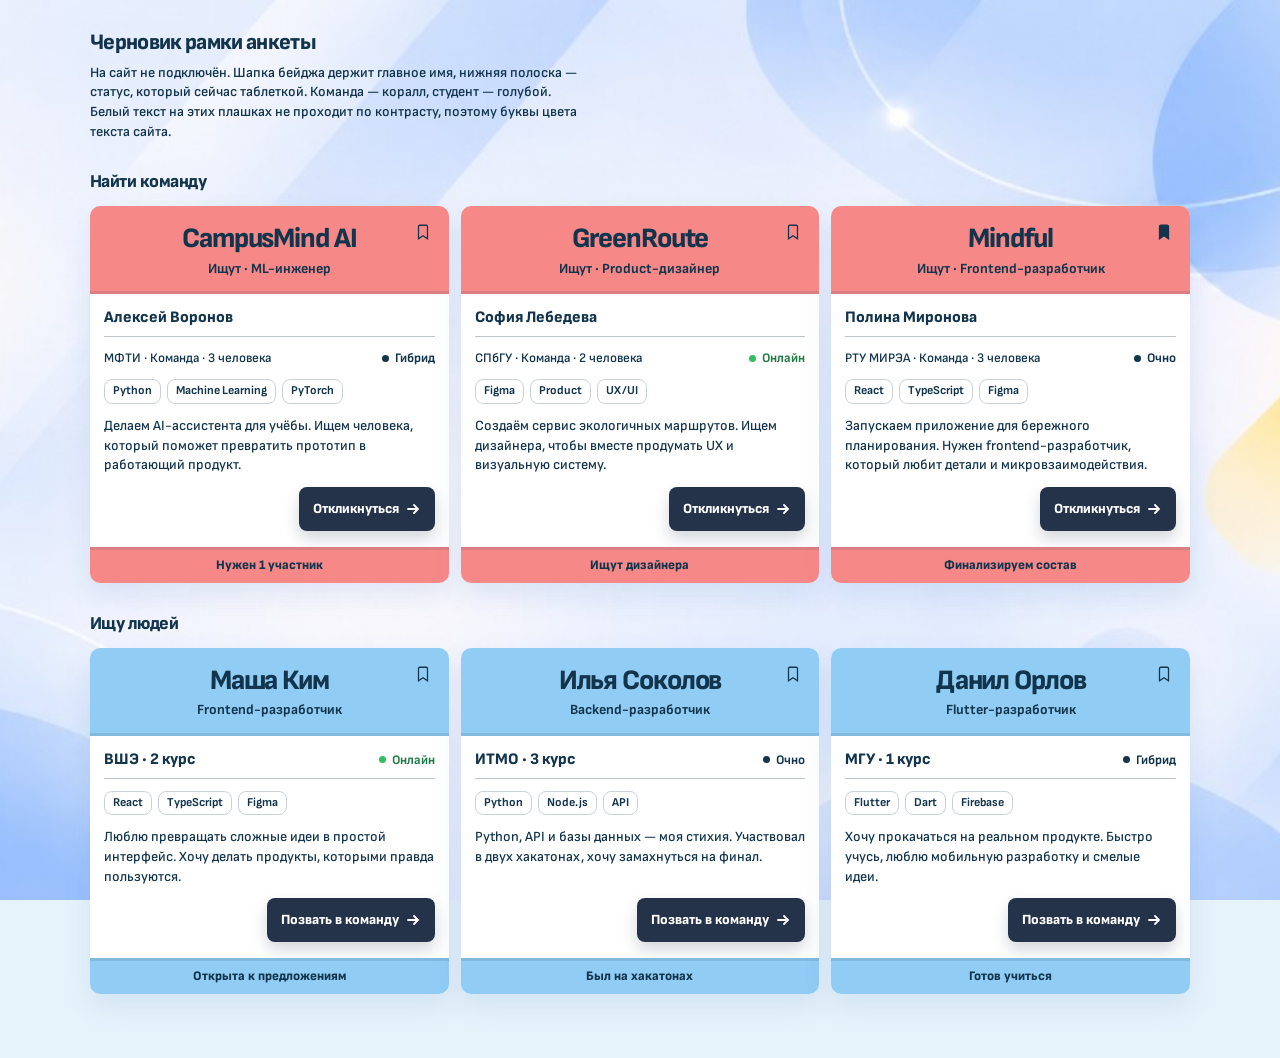
<file: frontend/sketches/badge-cards.html>
<!DOCTYPE html>
<html lang="ru">
<head>
  <meta charset="UTF-8" />
  <meta name="viewport" content="width=device-width, initial-scale=1" />
  <title>Черновик: анкета-бейдж</title>
  <link rel="preconnect" href="https://fonts.googleapis.com" />
  <link rel="preconnect" href="https://fonts.gstatic.com" crossorigin />
  <link href="https://fonts.googleapis.com/css2?family=Sofia+Sans:wght@500;600;700;800&display=swap" rel="stylesheet" />
  <style>
    :root {
      --coral: #f78888;
      --sun: #f3d250;
      --sky: #90ccf4;
      --blue: #5da2d5;
      --ink: #12344c;
      --card: #ffffff;
    }

    * { box-sizing: border-box; }

    body {
      margin: 0;
      color: var(--ink);
      font-family: "Sofia Sans", "Segoe UI", sans-serif;
      font-size: 15px;
      line-height: 1.4;
      background: #e7f3fb url("../public/page-background.jpg") center / cover fixed;
    }

    button { font: inherit; color: inherit; cursor: pointer; }
    h1, h2, p { margin: 0; }

    :focus-visible {
      outline: 2px solid var(--blue);
      outline-offset: 2px;
    }

    .page {
      width: min(1100px, calc(100% - 32px));
      margin: 0 auto;
      padding: 28px 0 64px;
    }

    .sketch-note {
      max-width: 62ch;
      margin-bottom: 28px;
      font-size: 14px;
      font-weight: 600;
    }

    .sketch-note strong {
      display: block;
      margin-bottom: 4px;
      font-size: 22px;
      font-weight: 800;
      letter-spacing: -0.03em;
    }

    .group { margin-top: 28px; }

    .group h2 {
      margin-bottom: 12px;
      font-size: 18px;
      font-weight: 800;
      letter-spacing: -0.03em;
    }

    .grid {
      display: grid;
      grid-template-columns: repeat(3, minmax(0, 1fr));
      gap: 12px;
      align-items: stretch;
    }

    .badge {
      display: flex;
      flex-direction: column;
      min-width: 0;
      overflow: hidden;
      background: var(--card);
      border-radius: 10px;
      box-shadow: 0 12px 28px rgba(47, 111, 184, 0.12);
      transition: transform 0.15s ease, box-shadow 0.15s ease;
    }

    .badge:hover {
      transform: translateY(-3px);
      box-shadow: 0 18px 36px rgba(47, 111, 184, 0.16);
    }

    .badge.team { --band: var(--coral); }
    .badge.person { --band: var(--sky); }

    .cap {
      position: relative;
      padding: 18px 46px 16px;
      background: var(--band);
      box-shadow: inset 0 -3px 0 rgba(18, 52, 76, 0.12);
      text-align: center;
    }

    .cap h3 {
      margin: 0;
      font-size: 28px;
      font-weight: 800;
      letter-spacing: -0.04em;
      line-height: 1.05;
      text-wrap: balance;
    }

    .cap p {
      margin-top: 6px;
      font-size: 14px;
      font-weight: 700;
      line-height: 1.3;
    }

    .save {
      position: absolute;
      top: 8px;
      right: 8px;
      display: grid;
      place-items: center;
      width: 36px;
      height: 36px;
      padding: 0;
      border: 0;
      border-radius: 8px;
      background: transparent;
    }

    .save svg {
      width: 18px;
      height: 18px;
      fill: none;
      stroke: currentColor;
      stroke-width: 1.7;
    }

    .save[aria-pressed="true"] svg { fill: var(--ink); }

    .sheet {
      display: flex;
      flex-direction: column;
      gap: 12px;
      flex: 1;
      padding: 14px 14px 16px;
    }

    .lead {
      margin: 0;
      padding-bottom: 8px;
      border-bottom: 1.5px solid rgba(18, 52, 76, 0.28);
      font-size: 16px;
      font-weight: 800;
      line-height: 1.25;
    }

    .meta.lead { font-size: 16px; font-weight: 800; }
    .meta.lead .format { font-size: 13px; font-weight: 700; }

    .meta {
      display: flex;
      align-items: center;
      justify-content: space-between;
      gap: 8px;
      font-size: 13px;
      font-weight: 600;
    }

    .format {
      display: inline-flex;
      align-items: center;
      gap: 6px;
      flex: 0 0 auto;
      font-weight: 700;
    }

    .format i {
      width: 7px;
      height: 7px;
      border-radius: 50%;
      background: var(--ink);
    }

    .format.online { color: #1f7a45; }
    .format.online i { background: #2fbe62; }

    .tags { display: flex; flex-wrap: wrap; gap: 6px; }

    .tags span {
      border: 1px solid rgba(18, 52, 76, 0.22);
      border-radius: 8px;
      padding: 3px 8px;
      font-size: 12px;
      font-weight: 700;
    }

    .about {
      display: -webkit-box;
      margin: 0;
      overflow: hidden;
      font-size: 14px;
      font-weight: 500;
      line-height: 1.4;
      -webkit-line-clamp: 4;
      -webkit-box-orient: vertical;
    }

    .actions {
      display: flex;
      justify-content: flex-end;
      margin-top: auto;
    }

    .go {
      display: inline-flex;
      align-items: center;
      gap: 6px;
      min-height: 44px;
      padding: 10px 14px;
      border: 0;
      border-radius: 8px;
      background: #24324a;
      color: #fff;
      font-size: 14px;
      font-weight: 800;
      box-shadow: 0 8px 16px rgba(36, 50, 74, 0.2);
    }

    .go svg {
      width: 16px;
      height: 16px;
      fill: none;
      stroke: currentColor;
      stroke-width: 1.8;
      stroke-linecap: round;
    }

    .chin {
      padding: 9px 14px;
      background: var(--band);
      box-shadow: inset 0 3px 0 rgba(18, 52, 76, 0.12);
      font-size: 13px;
      font-weight: 800;
      text-align: center;
    }

    @media (max-width: 980px) {
      .grid { grid-template-columns: repeat(2, minmax(0, 1fr)); }
    }

    @media (max-width: 700px) {
      .page { width: min(1100px, calc(100% - 32px)); }
      .grid { grid-template-columns: 1fr; }
      .cap h3 { font-size: 26px; }
    }

    @media (prefers-reduced-motion: reduce) {
      .badge { transition: none; }
      .badge:hover { transform: none; }
    }
  </style>
</head>
<body>
  <main class="page">
    <p class="sketch-note">
      <strong>Черновик рамки анкеты</strong>
      На сайт не подключён. Шапка бейджа держит главное имя, нижняя полоска — статус, который сейчас таблеткой. Команда — коралл, студент — голубой. Белый текст на этих плашках не проходит по контрасту, поэтому буквы цвета текста сайта.
    </p>

    <section class="group" aria-labelledby="teams-label">
      <h2 id="teams-label">Найти команду</h2>
      <div class="grid">
        <article class="badge team">
          <header class="cap">
            <h3>CampusMind AI</h3>
            <p>Ищут · ML-инженер</p>
            <button class="save" type="button" aria-label="Сохранить анкету" aria-pressed="false">
              <svg viewBox="0 0 24 24" aria-hidden="true"><path d="M6 4.8A1.8 1.8 0 0 1 7.8 3h8.4A1.8 1.8 0 0 1 18 4.8V21l-6-4-6 4V4.8Z" /></svg>
            </button>
          </header>
          <div class="sheet">
            <p class="lead">Алексей Воронов</p>
            <div class="meta">
              <span>МФТИ · Команда · 3 человека</span>
              <span class="format"><i></i>Гибрид</span>
            </div>
            <div class="tags">
              <span>Python</span>
              <span>Machine Learning</span>
              <span>PyTorch</span>
            </div>
            <p class="about">Делаем AI-ассистента для учёбы. Ищем человека, который поможет превратить прототип в работающий продукт.</p>
            <div class="actions">
              <button class="go" type="button">
                Откликнуться
                <svg viewBox="0 0 16 16" aria-hidden="true"><path d="M3 8h10M9 4l4 4-4 4" /></svg>
              </button>
            </div>
          </div>
          <p class="chin">Нужен 1 участник</p>
        </article>

        <article class="badge team">
          <header class="cap">
            <h3>GreenRoute</h3>
            <p>Ищут · Product-дизайнер</p>
            <button class="save" type="button" aria-label="Сохранить анкету" aria-pressed="false">
              <svg viewBox="0 0 24 24" aria-hidden="true"><path d="M6 4.8A1.8 1.8 0 0 1 7.8 3h8.4A1.8 1.8 0 0 1 18 4.8V21l-6-4-6 4V4.8Z" /></svg>
            </button>
          </header>
          <div class="sheet">
            <p class="lead">София Лебедева</p>
            <div class="meta">
              <span>СПбГУ · Команда · 2 человека</span>
              <span class="format online"><i></i>Онлайн</span>
            </div>
            <div class="tags">
              <span>Figma</span>
              <span>Product</span>
              <span>UX/UI</span>
            </div>
            <p class="about">Создаём сервис экологичных маршрутов. Ищем дизайнера, чтобы вместе продумать UX и визуальную систему.</p>
            <div class="actions">
              <button class="go" type="button">
                Откликнуться
                <svg viewBox="0 0 16 16" aria-hidden="true"><path d="M3 8h10M9 4l4 4-4 4" /></svg>
              </button>
            </div>
          </div>
          <p class="chin">Ищут дизайнера</p>
        </article>

        <article class="badge team">
          <header class="cap">
            <h3>Mindful</h3>
            <p>Ищут · Frontend-разработчик</p>
            <button class="save" type="button" aria-label="Убрать из сохранённых" aria-pressed="true">
              <svg viewBox="0 0 24 24" aria-hidden="true"><path d="M6 4.8A1.8 1.8 0 0 1 7.8 3h8.4A1.8 1.8 0 0 1 18 4.8V21l-6-4-6 4V4.8Z" /></svg>
            </button>
          </header>
          <div class="sheet">
            <p class="lead">Полина Миронова</p>
            <div class="meta">
              <span>РТУ МИРЭА · Команда · 3 человека</span>
              <span class="format"><i></i>Очно</span>
            </div>
            <div class="tags">
              <span>React</span>
              <span>TypeScript</span>
              <span>Figma</span>
            </div>
            <p class="about">Запускаем приложение для бережного планирования. Нужен frontend-разработчик, который любит детали и микровзаимодействия.</p>
            <div class="actions">
              <button class="go" type="button">
                Откликнуться
                <svg viewBox="0 0 16 16" aria-hidden="true"><path d="M3 8h10M9 4l4 4-4 4" /></svg>
              </button>
            </div>
          </div>
          <p class="chin">Финализируем состав</p>
        </article>
      </div>
    </section>

    <section class="group" aria-labelledby="people-label">
      <h2 id="people-label">Ищу людей</h2>
      <div class="grid">
        <article class="badge person">
          <header class="cap">
            <h3>Маша Ким</h3>
            <p>Frontend-разработчик</p>
            <button class="save" type="button" aria-label="Сохранить анкету" aria-pressed="false">
              <svg viewBox="0 0 24 24" aria-hidden="true"><path d="M6 4.8A1.8 1.8 0 0 1 7.8 3h8.4A1.8 1.8 0 0 1 18 4.8V21l-6-4-6 4V4.8Z" /></svg>
            </button>
          </header>
          <div class="sheet">
            <div class="meta lead">
              <span>ВШЭ · 2 курс</span>
              <span class="format online"><i></i>Онлайн</span>
            </div>
            <div class="tags">
              <span>React</span>
              <span>TypeScript</span>
              <span>Figma</span>
            </div>
            <p class="about">Люблю превращать сложные идеи в простой интерфейс. Хочу делать продукты, которыми правда пользуются.</p>
            <div class="actions">
              <button class="go" type="button">
                Позвать в команду
                <svg viewBox="0 0 16 16" aria-hidden="true"><path d="M3 8h10M9 4l4 4-4 4" /></svg>
              </button>
            </div>
          </div>
          <p class="chin">Открыта к предложениям</p>
        </article>

        <article class="badge person">
          <header class="cap">
            <h3>Илья Соколов</h3>
            <p>Backend-разработчик</p>
            <button class="save" type="button" aria-label="Сохранить анкету" aria-pressed="false">
              <svg viewBox="0 0 24 24" aria-hidden="true"><path d="M6 4.8A1.8 1.8 0 0 1 7.8 3h8.4A1.8 1.8 0 0 1 18 4.8V21l-6-4-6 4V4.8Z" /></svg>
            </button>
          </header>
          <div class="sheet">
            <div class="meta lead">
              <span>ИТМО · 3 курс</span>
              <span class="format"><i></i>Очно</span>
            </div>
            <div class="tags">
              <span>Python</span>
              <span>Node.js</span>
              <span>API</span>
            </div>
            <p class="about">Python, API и базы данных — моя стихия. Участвовал в двух хакатонах, хочу замахнуться на финал.</p>
            <div class="actions">
              <button class="go" type="button">
                Позвать в команду
                <svg viewBox="0 0 16 16" aria-hidden="true"><path d="M3 8h10M9 4l4 4-4 4" /></svg>
              </button>
            </div>
          </div>
          <p class="chin">Был на хакатонах</p>
        </article>

        <article class="badge person">
          <header class="cap">
            <h3>Данил Орлов</h3>
            <p>Flutter-разработчик</p>
            <button class="save" type="button" aria-label="Сохранить анкету" aria-pressed="false">
              <svg viewBox="0 0 24 24" aria-hidden="true"><path d="M6 4.8A1.8 1.8 0 0 1 7.8 3h8.4A1.8 1.8 0 0 1 18 4.8V21l-6-4-6 4V4.8Z" /></svg>
            </button>
          </header>
          <div class="sheet">
            <div class="meta lead">
              <span>МГУ · 1 курс</span>
              <span class="format"><i></i>Гибрид</span>
            </div>
            <div class="tags">
              <span>Flutter</span>
              <span>Dart</span>
              <span>Firebase</span>
            </div>
            <p class="about">Хочу прокачаться на реальном продукте. Быстро учусь, люблю мобильную разработку и смелые идеи.</p>
            <div class="actions">
              <button class="go" type="button">
                Позвать в команду
                <svg viewBox="0 0 16 16" aria-hidden="true"><path d="M3 8h10M9 4l4 4-4 4" /></svg>
              </button>
            </div>
          </div>
          <p class="chin">Готов учиться</p>
        </article>
      </div>
    </section>
  </main>
</body>
</html>
</file>
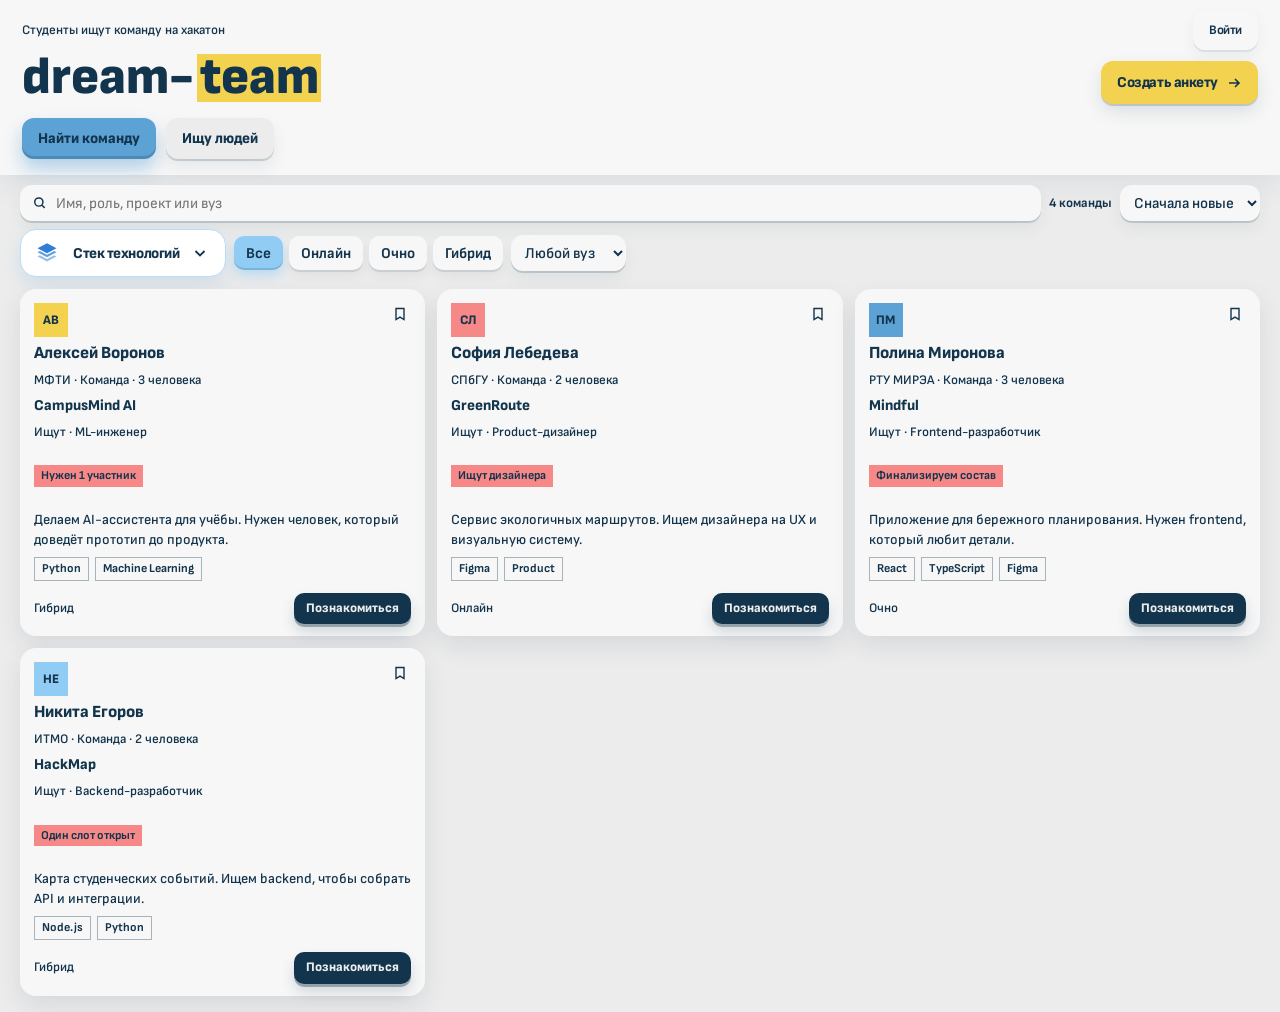
<file: frontend/sketches/header.html>
<!DOCTYPE html>
<html lang="ru">
<head>
  <meta charset="UTF-8" />
  <meta name="viewport" content="width=device-width, initial-scale=1" />
  <title>Набросок dream-team</title>
  <link rel="preconnect" href="https://fonts.googleapis.com" />
  <link rel="preconnect" href="https://fonts.gstatic.com" crossorigin />
  <link href="https://fonts.googleapis.com/css2?family=Sofia+Sans:wght@400;500;600;700;800;900&display=swap" rel="stylesheet" />
  <style>
    :root {
      --coral: #f78888;
      --sun: #f3d250;
      --paper: #ececec;
      --sky: #90ccf4;
      --blue: #5da2d5;
      --ink: #12344c;
      --card: #f7f7f7;
      --gap: 12px;
      --lift: 0 8px 18px rgba(18, 52, 76, 0.12);
      --press: 0 2px 0 rgba(18, 52, 76, 0.18);
    }

    * { box-sizing: border-box; }

    html, body { height: 100%; }

    body {
      margin: 0;
      background: var(--paper);
      color: var(--ink);
      font-family: "Sofia Sans", "Segoe UI", sans-serif;
      font-size: 15px;
      line-height: 1.4;
    }

    button, input, select { font: inherit; color: inherit; }
    button { cursor: pointer; }
    a { color: inherit; text-decoration: none; }

    :focus-visible {
      outline: 2px solid var(--blue);
      outline-offset: 2px;
    }

    .app {
      min-height: 100dvh;
      display: flex;
      flex-direction: column;
    }

    .mast {
      flex: 0 0 auto;
      background: var(--card);
      box-shadow: 0 10px 28px rgba(18, 52, 76, 0.08);
    }

    .mast-body { padding: 10px 22px 16px; }

    .mast-tools {
      display: flex;
      justify-content: space-between;
      align-items: baseline;
      gap: 16px;
      font-size: 13px;
      font-weight: 600;
    }

    .mast-title {
      display: flex;
      align-items: flex-end;
      justify-content: space-between;
      gap: 20px;
      margin-top: 2px;
    }

    .wordmark {
      color: var(--ink);
      font-size: clamp(40px, 4.4vw, 52px);
      font-weight: 900;
      letter-spacing: 0;
      line-height: 1;
    }

    .wordmark span {
      display: inline-block;
      background: var(--sun);
      margin-left: 0.06em;
      padding: 0 0.05em;
      line-height: 0.92;
    }

    .cta, .ghost, .mast-nav button, .chip, .seg button, .meet, select.plain {
      transition: transform 0.15s ease, box-shadow 0.15s ease, background 0.15s ease;
    }

    .cta, .ghost {
      display: inline-flex;
      align-items: center;
      gap: 8px;
      border: 0;
      border-radius: 12px;
      padding: 11px 16px;
      font-weight: 800;
      letter-spacing: -0.03em;
    }

    .cta {
      background: var(--sun);
      box-shadow: var(--press), var(--lift);
    }

    .cta:hover { transform: translateY(-2px); }
    .cta:active { transform: translateY(1px); box-shadow: 0 1px 0 rgba(18, 52, 76, 0.2); }

    .ghost {
      background: var(--card);
      font-weight: 700;
      box-shadow: 0 2px 0 rgba(18, 52, 76, 0.08), 0 6px 14px rgba(18, 52, 76, 0.06);
    }

    .mast-nav {
      display: flex;
      gap: 10px;
      margin-top: 14px;
    }

    .mast-nav button {
      border: 0;
      border-radius: 12px;
      background: var(--paper);
      padding: 10px 16px;
      font-weight: 800;
      box-shadow: var(--press), 0 8px 16px rgba(18, 52, 76, 0.08);
    }

    .mast-nav button:hover { transform: translateY(-2px); }
    .mast-nav button:active { transform: translateY(1px); }

    .mast-nav button[aria-pressed="true"] {
      background: var(--blue);
      box-shadow: inset 0 -3px 0 rgba(18, 52, 76, 0.22), 0 10px 18px rgba(93, 162, 213, 0.45);
    }

    .toolbar {
      flex: 0 0 auto;
      width: min(1240px, calc(100% - 28px));
      margin: 10px auto 0;
      display: flex;
      flex-direction: column;
      gap: 8px;
    }

    .toolbar-top, .toolbar-bottom {
      display: flex;
      align-items: center;
      gap: 8px;
      min-width: 0;
    }

    .search {
      flex: 1 1 auto;
      min-width: 0;
      display: flex;
      align-items: center;
      gap: 8px;
      border: 0;
      border-radius: 12px;
      background: var(--card);
      padding: 0 12px;
      box-shadow: var(--press), 0 8px 16px rgba(18, 52, 76, 0.06);
    }

    .search input {
      width: 100%;
      height: 36px;
      border: 0;
      background: transparent;
      padding: 0;
    }

    .search input:focus { outline: none; }

    .count {
      flex: 0 0 auto;
      font-size: 13px;
      font-weight: 700;
    }

    select.plain {
      height: 36px;
      border: 0;
      border-radius: 12px;
      background: var(--card);
      padding: 0 10px;
      font-weight: 600;
      box-shadow: var(--press), 0 8px 16px rgba(18, 52, 76, 0.06);
    }

    .stack-open {
      display: inline-flex;
      align-items: center;
      gap: 12px;
      height: 48px;
      padding: 0 16px 0 12px;
      border: 1px solid #b7ddf7;
      border-radius: 16px;
      background: #fff;
      color: var(--ink);
      font-weight: 800;
      letter-spacing: -0.03em;
      box-shadow: 0 8px 18px rgba(93, 162, 213, 0.18);
    }

    .stack-open:hover { transform: translateY(-1px); }
    .stack-open[aria-expanded="true"] .chev { transform: rotate(180deg); }

    .stack-open .layers { flex: 0 0 auto; color: #2f7fd6; }
    .stack-open .chev { margin-left: auto; transition: transform 0.15s ease; }

    .stack-dialog {
      width: min(560px, calc(100% - 28px));
      border: 0;
      border-radius: 20px;
      padding: 0;
      background: #fff;
      color: var(--ink);
      box-shadow: 0 24px 60px rgba(18, 52, 76, 0.22);
    }

    .stack-dialog::backdrop { background: rgba(18, 52, 76, 0.35); }

    .stack-panel { padding: 18px 18px 16px; }

    .stack-head {
      display: flex;
      align-items: center;
      justify-content: space-between;
      gap: 12px;
      margin-bottom: 14px;
    }

    .stack-head h2 {
      margin: 0;
      font-size: 22px;
      letter-spacing: -0.04em;
    }

    .stack-group { margin: 0 0 14px; }
    .stack-group h3 {
      margin: 0 0 8px;
      font-size: 13px;
      font-weight: 800;
      letter-spacing: 0.04em;
      text-transform: uppercase;
      color: #2f7fd6;
    }

    .stack-group p {
      margin: 0;
      font-size: 14px;
      font-weight: 600;
    }

    .stack-group .chips { flex-wrap: wrap; overflow: visible; }

    .chips {
      display: flex;
      gap: 6px;
      overflow-x: auto;
      flex: 1 1 auto;
      min-width: 0;
      scrollbar-width: none;
    }

    .chips::-webkit-scrollbar { display: none; }

    .chip, .seg button {
      height: 34px;
      border: 0;
      border-radius: 10px;
      background: var(--card);
      padding: 0 12px;
      font-weight: 700;
      white-space: nowrap;
      box-shadow: 0 2px 0 rgba(18, 52, 76, 0.12), 0 6px 12px rgba(18, 52, 76, 0.06);
    }

    .chip:hover, .seg button:hover { transform: translateY(-1px); }
    .chip[aria-pressed="true"] {
      background: var(--sun);
      box-shadow: inset 0 -2px 0 rgba(18, 52, 76, 0.16), 0 6px 12px rgba(243, 210, 80, 0.45);
    }
    .seg { display: flex; flex: 0 0 auto; gap: 6px; }
    .seg button[aria-pressed="true"] {
      background: var(--sky);
      box-shadow: inset 0 -2px 0 rgba(18, 52, 76, 0.16), 0 6px 12px rgba(144, 204, 244, 0.55);
    }

    .board {
      flex: 1 1 auto;
      min-height: 0;
      width: min(1240px, calc(100% - 28px));
      margin: 12px auto 16px;
      display: grid;
      grid-template-columns: repeat(3, minmax(0, 1fr));
      grid-auto-rows: max-content;
      align-content: start;
      align-items: stretch;
      gap: 12px;
    }

    .card {
      display: flex;
      flex-direction: column;
      gap: 8px;
      min-height: 0;
      padding: 14px 14px 12px;
      background: var(--card);
      border: 0;
      border-radius: 16px;
      box-shadow: 0 10px 24px rgba(18, 52, 76, 0.1);
      transition: transform 0.15s ease, box-shadow 0.15s ease;
    }

    .card:hover {
      transform: translateY(-3px);
      box-shadow: 0 16px 32px rgba(18, 52, 76, 0.14);
    }

    .card-top {
      display: flex;
      align-items: flex-start;
      justify-content: space-between;
      gap: 8px;
    }

    .who {
      display: flex;
      flex-direction: column;
      align-items: flex-start;
      gap: 6px;
      min-width: 0;
    }

    .avatar {
      display: grid;
      place-items: center;
      width: 34px;
      height: 34px;
      font-size: 13px;
      font-weight: 800;
    }

    .avatar.coral { background: var(--coral); }
    .avatar.sun { background: var(--sun); }
    .avatar.sky { background: var(--sky); }
    .avatar.blue { background: var(--blue); }

    .save {
      border: 0;
      background: transparent;
      padding: 2px;
      line-height: 0;
    }

    .save[aria-pressed="true"] { background: var(--sun); }

    .name {
      margin: 0;
      font-size: 17px;
      font-weight: 800;
      line-height: 1.2;
    }

    .meta, .role, .desc, .format {
      margin: 0;
    }

    .meta, .format {
      font-size: 13px;
      font-weight: 600;
      line-height: 1.35;
    }

    .role {
      font-size: 15px;
      font-weight: 800;
      line-height: 1.25;
    }

    .badge {
      display: inline-block;
      padding: 3px 7px;
      font-size: 12px;
      font-weight: 700;
      line-height: 1.3;
    }

    .badge.person { background: var(--sky); }
    .badge.team { background: var(--coral); }

    .desc {
      font-size: 14px;
      font-weight: 500;
      line-height: 1.4;
    }

    .tags {
      display: flex;
      flex-wrap: wrap;
      gap: 6px;
    }

    .tags span {
      border: 1px solid rgba(18, 52, 76, 0.35);
      padding: 3px 7px;
      font-size: 12px;
      font-weight: 700;
      line-height: 1.3;
    }

    .card-foot {
      display: flex;
      align-items: center;
      justify-content: space-between;
      gap: 8px;
      margin-top: auto;
      padding-top: 4px;
    }

    .meet {
      flex: 0 0 auto;
      border: 0;
      border-radius: 10px;
      background: var(--ink);
      color: var(--paper);
      padding: 8px 12px;
      font-size: 13px;
      font-weight: 800;
      line-height: 1.2;
      box-shadow: 0 3px 0 rgba(18, 52, 76, 0.35), 0 8px 14px rgba(18, 52, 76, 0.16);
    }

    .meet:hover { transform: translateY(-1px); }
    .meet:active { transform: translateY(1px); box-shadow: 0 1px 0 rgba(18, 52, 76, 0.35); }

    .empty {
      grid-column: 1 / -1;
      align-self: start;
      max-width: 42ch;
      padding: 8px 0 0;
    }

    .empty p { margin: 0 0 10px; font-weight: 600; }

    .empty button {
      border: 1px solid var(--ink);
      background: var(--sun);
      padding: 8px 12px;
      font-weight: 800;
    }

    .toast {
      position: fixed;
      right: 16px;
      bottom: 16px;
      max-width: 320px;
      padding: 12px 14px;
      background: var(--ink);
      color: var(--paper);
      font-weight: 600;
    }

    dialog {
      border: 1px solid var(--ink);
      background: var(--paper);
      color: var(--ink);
      padding: 0;
      width: min(520px, calc(100% - 32px));
    }

    dialog::backdrop { background: rgba(18, 52, 76, 0.35); }

    .sheet { padding: 18px 18px 16px; }

    .sheet h2 {
      margin: 0 0 8px;
      font-size: 28px;
      letter-spacing: -0.04em;
      line-height: 1;
    }

    .sheet p { margin: 0 0 12px; }

    .sheet-actions { display: flex; justify-content: flex-end; gap: 8px; margin-top: 14px; }

    .form-grid { display: grid; gap: 8px; }
    .form-grid label { display: grid; gap: 4px; font-size: 13px; font-weight: 700; }
    .form-grid input, .form-grid select {
      border: 1px solid var(--ink);
      background: var(--card);
      padding: 8px;
    }

    @media (max-width: 980px) {
      .app { min-height: 100dvh; }
      .board {
        grid-template-columns: 1fr 1fr;
        overflow: visible;
      }
    }

    @media (max-width: 700px) {
      .mast-title { flex-direction: column; align-items: flex-start; }
      .toolbar-top, .toolbar-bottom { flex-wrap: wrap; }
      .board { grid-template-columns: 1fr; }
      .mast-nav { flex-wrap: wrap; }
    }

    @media (prefers-reduced-motion: reduce) {
      * { scroll-behavior: auto; }
    }
  </style>
</head>
<body>
  <div class="app">
    <header class="mast">
      <div class="mast-body">
        <div class="mast-tools">
          <span>Студенты ищут команду на хакатон</span>
          <button class="ghost" type="button" id="login">Войти</button>
        </div>
        <div class="mast-title">
          <a class="wordmark" href="#board">dream-<span>team</span></a>
          <button class="cta" type="button" id="open-create">
            Создать анкету
            <svg width="16" height="16" viewBox="0 0 16 16" aria-hidden="true"><path d="M3 8h10M9 4l4 4-4 4" fill="none" stroke="currentColor" stroke-width="1.6"/></svg>
          </button>
        </div>
        <nav class="mast-nav" aria-label="Кого искать">
          <button type="button" id="find-team" aria-pressed="true">Найти команду</button>
          <button type="button" id="find-people" aria-pressed="false">Ищу людей</button>
        </nav>
      </div>
    </header>

    <div class="toolbar">
      <div class="toolbar-top">
        <label class="search">
          <svg width="16" height="16" viewBox="0 0 16 16" aria-hidden="true"><circle cx="7" cy="7" r="4.2" fill="none" stroke="currentColor" stroke-width="1.5"/><path d="M10.2 10.2 13 13" stroke="currentColor" stroke-width="1.5"/></svg>
          <input id="query" type="search" placeholder="Имя, роль, проект или вуз" aria-label="Поиск" />
        </label>
        <span class="count" id="count"></span>
        <select class="plain" id="sort" aria-label="Сортировка">
          <option value="newest">Сначала новые</option>
          <option value="experience">Больше опыта</option>
          <option value="name">По имени</option>
        </select>
      </div>
      <div class="toolbar-bottom">
        <button class="stack-open" type="button" id="open-stack" aria-haspopup="dialog" aria-expanded="false">
          <svg class="layers" width="28" height="28" viewBox="0 0 28 28" aria-hidden="true">
            <path fill="currentColor" d="M14 4.2 4.5 9.2 14 14.2 23.5 9.2 14 4.2Z"/>
            <path fill="currentColor" opacity=".75" d="M4.5 13.2 14 18.2 23.5 13.2 21.2 12 14 15.8 6.8 12 4.5 13.2Z"/>
            <path fill="currentColor" opacity=".5" d="M4.5 17.4 14 22.4 23.5 17.4 21.2 16.2 14 20 6.8 16.2 4.5 17.4Z"/>
          </svg>
          <span id="stack-label">Стек технологий</span>
          <svg class="chev" width="18" height="18" viewBox="0 0 18 18" aria-hidden="true"><path d="M4.5 7 9 11.5 13.5 7" fill="none" stroke="currentColor" stroke-width="1.8"/></svg>
        </button>
        <div class="seg" role="group" aria-label="Формат">
          <button type="button" data-format="" aria-pressed="true">Все</button>
          <button type="button" data-format="Онлайн" aria-pressed="false">Онлайн</button>
          <button type="button" data-format="Очно" aria-pressed="false">Очно</button>
          <button type="button" data-format="Гибрид" aria-pressed="false">Гибрид</button>
        </div>
        <select class="plain" id="university" aria-label="Вуз">
          <option value="">Любой вуз</option>
          <option>ВШЭ</option>
          <option>МГУ</option>
          <option>ИТМО</option>
          <option>МФТИ</option>
          <option>СПбГУ</option>
          <option>РТУ МИРЭА</option>
        </select>
      </div>
    </div>

    <main class="board" id="board" aria-live="polite"></main>
  </div>

  <dialog id="stack-menu" class="stack-dialog">
    <div class="stack-panel">
      <div class="stack-head">
        <h2>Стек технологий</h2>
        <button class="cta" type="button" data-close>Готово</button>
      </div>
      <div id="stack-groups"></div>
    </div>
  </dialog>

  <dialog id="how">
    <div class="sheet">
      <h2>Как это работает</h2>
      <p>Выбираешь стек чипами: подойдёт анкета, где есть хотя бы один из отмеченных навыков. Формат и вуз сужают список отдельно.</p>
      <p>«Найти команду» показывает запросы команд. «Ищу людей» показывает анкеты студентов.</p>
      <div class="sheet-actions"><button class="cta" type="button" data-close>Понятно</button></div>
    </div>
  </dialog>

  <dialog id="community">
    <div class="sheet">
      <h2>Сообщество</h2>
      <p>Здесь студенты разных вузов. На карточке видны курс, формат и стек. «Познакомиться» в наброске не открывает переписку.</p>
      <div class="sheet-actions"><button class="cta" type="button" data-close>Закрыть</button></div>
    </div>
  </dialog>

  <dialog id="create">
    <form class="sheet" method="dialog" id="create-form">
      <h2>Новая анкета</h2>
      <div class="form-grid">
        <label>Кого ищешь
          <select name="kind">
            <option value="person">Команду, я сам участник</option>
            <option value="team">Людей в свою команду</option>
          </select>
        </label>
        <label>Имя<input name="name" required placeholder="Как к тебе обращаться" /></label>
        <label>Роль<input name="role" required placeholder="Например, frontend" /></label>
        <div>
          <span>Стек</span>
          <div class="chips" id="create-stacks" style="margin-top:6px"></div>
        </div>
      </div>
      <div class="sheet-actions">
        <button class="ghost" type="button" data-close>Отмена</button>
        <button class="cta" type="submit">Показать в наброске</button>
      </div>
    </form>
  </dialog>

  <div class="toast" id="toast" hidden></div>

  <script>
    const GROUPS = [
      { title: "Фронтенд", items: ["React", "TypeScript", "Flutter"] },
      { title: "Бэкенд", items: ["Python", "Node.js"] },
      { title: "Базы данных", items: [], note: "В текущих анкетах нет отдельного тега базы данных." },
      { title: "Аналитика", items: ["Machine Learning"] },
      { title: "Дизайн", items: ["Figma", "Product"] }
    ]
    const STACKS = GROUPS.flatMap((group) => group.items)
    const people = [
      { id: 1, kind: "person", name: "Маша Ким", initials: "МК", tone: "coral", role: "Frontend-разработчик", university: "ВШЭ", course: "2 курс", experience: 2, age: 2, description: "Люблю превращать сложные идеи в простой интерфейс. Хочу делать продукты, которыми правда пользуются.", skills: ["React", "TypeScript", "Figma"], format: "Онлайн", badge: "Открыта к предложениям" },
      { id: 3, kind: "person", name: "Илья Соколов", initials: "ИС", tone: "sky", role: "Backend-разработчик", university: "ИТМО", course: "3 курс", experience: 4, age: 5, description: "Python, API и базы данных. Участвовал в двух хакатонах и хочу дойти до финала.", skills: ["Python", "Node.js"], format: "Очно", badge: "Был на хакатонах" },
      { id: 5, kind: "person", name: "Данил Орлов", initials: "ДО", tone: "sun", role: "Flutter-разработчик", university: "МГУ", course: "1 курс", experience: 1, age: 4, description: "Хочу прокачаться на реальном продукте. Быстро учусь и люблю мобильную разработку.", skills: ["Flutter"], format: "Гибрид", badge: "Готов учиться" },
      { id: 7, kind: "person", name: "Артём Волков", initials: "АВ", tone: "blue", role: "Product-менеджер", university: "ВШЭ", course: "3 курс", experience: 3, age: 7, description: "Помогаю команде договориться о проблеме и довести идею до понятного MVP.", skills: ["Product", "Figma"], format: "Онлайн", badge: "Есть опыт MVP" },
      { id: 9, kind: "person", name: "Ева Смирнова", initials: "ЕС", tone: "coral", role: "UI/UX-дизайнер", university: "СПбГУ", course: "2 курс", experience: 2, age: 9, description: "Исследую сценарии и рисую понятные интерфейсы. Ищу команду с хорошей энергией.", skills: ["Figma", "Product"], format: "Очно", badge: "Портфолио готово" },
      { id: 10, kind: "person", name: "Кирилл Панов", initials: "КП", tone: "sky", role: "QA-инженер", university: "МФТИ", course: "4 курс", experience: 3, age: 3, description: "Ловлю дыры в сценариях до демо. Хочу команду, где тестирование не оставляют на ночь.", skills: ["Python", "Product"], format: "Онлайн", badge: "Готов учиться" }
    ]
    const teams = [
      { id: 2, kind: "team", name: "Алексей Воронов", initials: "АВ", tone: "sun", role: "ML-инженер", project: "CampusMind AI", university: "МФТИ", course: "Команда · 3 человека", experience: 3, age: 1, description: "Делаем AI-ассистента для учёбы. Нужен человек, который доведёт прототип до продукта.", skills: ["Python", "Machine Learning"], format: "Гибрид", badge: "Нужен 1 участник" },
      { id: 4, kind: "team", name: "София Лебедева", initials: "СЛ", tone: "coral", role: "Product-дизайнер", project: "GreenRoute", university: "СПбГУ", course: "Команда · 2 человека", experience: 2, age: 3, description: "Сервис экологичных маршрутов. Ищем дизайнера на UX и визуальную систему.", skills: ["Figma", "Product"], format: "Онлайн", badge: "Ищут дизайнера" },
      { id: 6, kind: "team", name: "Полина Миронова", initials: "ПМ", tone: "blue", role: "Frontend-разработчик", project: "Mindful", university: "РТУ МИРЭА", course: "Команда · 3 человека", experience: 3, age: 6, description: "Приложение для бережного планирования. Нужен frontend, который любит детали.", skills: ["React", "TypeScript", "Figma"], format: "Очно", badge: "Финализируем состав" },
      { id: 8, kind: "team", name: "Никита Егоров", initials: "НЕ", tone: "sky", role: "Backend-разработчик", project: "HackMap", university: "ИТМО", course: "Команда · 2 человека", experience: 2, age: 8, description: "Карта студенческих событий. Ищем backend, чтобы собрать API и интеграции.", skills: ["Node.js", "Python"], format: "Гибрид", badge: "Один слот открыт" }
    ]

    const state = { mode: "team", query: "", stacks: new Set(), format: "", university: "", sort: "newest", saved: new Set() }
    const board = document.getElementById("board")
    const toast = document.getElementById("toast")
    let toastTimer = 0

    function showToast(text) {
      toast.hidden = false
      toast.textContent = text
      clearTimeout(toastTimer)
      toastTimer = setTimeout(() => { toast.hidden = true }, 2400)
    }

    function source() {
      return state.mode === "person" ? people : teams
    }

    function filtered() {
      const q = state.query.trim().toLowerCase()
      let list = source().filter((item) => {
        if (state.format && item.format !== state.format) return false
        if (state.university && item.university !== state.university) return false
        if (state.stacks.size) {
          const hit = item.skills.some((skill) => state.stacks.has(skill))
          if (!hit) return false
        }
        if (!q) return true
        const blob = [item.name, item.role, item.project, item.university, item.skills.join(" ")].join(" ").toLowerCase()
        return blob.includes(q)
      })
      if (state.sort === "experience") list.sort((a, b) => b.experience - a.experience)
      else if (state.sort === "name") list.sort((a, b) => a.name.localeCompare(b.name, "ru"))
      else list.sort((a, b) => a.age - b.age)
      return list
    }

    function iconSave(on) {
      return `<svg width="18" height="18" viewBox="0 0 18 18" aria-hidden="true"><path d="M5 3.5h8v11l-4-2.4-4 2.4v-11z" fill="${on ? "currentColor" : "none"}" stroke="currentColor" stroke-width="1.4"/></svg>`
    }

    function card(item) {
      const title = item.project ? item.project : item.role
      const roleLine = item.project ? `Ищут · ${item.role}` : item.role
      const saved = state.saved.has(item.id)
      return `<article class="card" data-id="${item.id}">
        <div class="card-top">
          <div class="who">
            <span class="avatar ${item.tone}" aria-hidden="true">${item.initials}</span>
            <h3 class="name">${item.name}</h3>
          </div>
          <button class="save" type="button" aria-pressed="${saved}" aria-label="${saved ? "Убрать из сохранённых" : "Сохранить анкету"}">${iconSave(saved)}</button>
        </div>
        <p class="meta">${item.university} · ${item.course}</p>
        <p class="role">${title}</p>
        ${item.project ? `<p class="meta">${roleLine}</p>` : ""}
        <p><span class="badge ${item.kind}">${item.badge}</span></p>
        <p class="desc">${item.description}</p>
        <div class="tags">${item.skills.map((skill) => `<span>${skill}</span>`).join("")}</div>
        <div class="card-foot">
          <p class="format">${item.format}</p>
          <button class="meet" type="button">Познакомиться</button>
        </div>
      </article>`
    }

    function render() {
      const list = filtered()
      const noun = state.mode === "person" ? "человек" : (list.length === 1 ? "команда" : "команды")
      document.getElementById("count").textContent = `${list.length} ${noun}`
      if (!list.length) {
        board.innerHTML = `<div class="empty"><p>По этим фильтрам никого нет. Сними стек или сбрось поиск.</p><button type="button" id="reset">Сбросить фильтры</button></div>`
        document.getElementById("reset").onclick = reset
        return
      }
      board.innerHTML = list.map(card).join("")
    }

    function reset() {
      state.query = ""
      state.stacks.clear()
      state.format = ""
      state.university = ""
      state.sort = "newest"
      document.getElementById("query").value = ""
      document.getElementById("university").value = ""
      document.getElementById("sort").value = "newest"
      document.querySelectorAll("#stack-groups .chip").forEach((chip) => chip.setAttribute("aria-pressed", "false"))
      updateStackLabel()
      document.querySelectorAll(".seg button").forEach((button) => {
        button.setAttribute("aria-pressed", button.dataset.format === "" ? "true" : "false")
      })
      render()
    }

    function paintStacks(root, pressed) {
      root.innerHTML = STACKS.map((name) => `<button class="chip" type="button" data-stack="${name}" aria-pressed="${pressed && pressed.has(name) ? "true" : "false"}">${name}</button>`).join("")
    }

    function paintGroups() {
      document.getElementById("stack-groups").innerHTML = GROUPS.map((group) => `
        <section class="stack-group">
          <h3>${group.title}</h3>
          ${group.items.length
            ? `<div class="chips">${group.items.map((name) => `<button class="chip" type="button" data-stack="${name}" aria-pressed="${state.stacks.has(name)}">${name}</button>`).join("")}</div>`
            : `<p>${group.note}</p>`}
        </section>`).join("")
    }

    function updateStackLabel() {
      const count = state.stacks.size
      document.getElementById("stack-label").textContent = count ? `Стек технологий · ${count}` : "Стек технологий"
    }

    paintGroups()
    const createStacks = new Set()
    paintStacks(document.getElementById("create-stacks"), createStacks)

    document.getElementById("open-stack").onclick = () => {
      paintGroups()
      document.getElementById("open-stack").setAttribute("aria-expanded", "true")
      document.getElementById("stack-menu").showModal()
    }

    document.getElementById("stack-menu").addEventListener("close", () => {
      document.getElementById("open-stack").setAttribute("aria-expanded", "false")
    })

    document.getElementById("stack-groups").onclick = (event) => {
      const button = event.target.closest(".chip")
      if (!button) return
      const name = button.dataset.stack
      if (state.stacks.has(name)) state.stacks.delete(name)
      else state.stacks.add(name)
      button.setAttribute("aria-pressed", state.stacks.has(name) ? "true" : "false")
      updateStackLabel()
      render()
    }

    document.getElementById("create-stacks").onclick = (event) => {
      const button = event.target.closest(".chip")
      if (!button) return
      const name = button.dataset.stack
      if (createStacks.has(name)) createStacks.delete(name)
      else createStacks.add(name)
      button.setAttribute("aria-pressed", createStacks.has(name) ? "true" : "false")
    }

    document.querySelector(".seg").onclick = (event) => {
      const button = event.target.closest("button")
      if (!button) return
      state.format = button.dataset.format
      document.querySelectorAll(".seg button").forEach((item) => item.setAttribute("aria-pressed", item === button ? "true" : "false"))
      render()
    }

    document.getElementById("find-team").onclick = () => setMode("team")
    document.getElementById("find-people").onclick = () => setMode("person")

    function setMode(mode) {
      state.mode = mode
      document.getElementById("find-team").setAttribute("aria-pressed", mode === "team" ? "true" : "false")
      document.getElementById("find-people").setAttribute("aria-pressed", mode === "person" ? "true" : "false")
      render()
    }

    document.getElementById("query").oninput = (event) => { state.query = event.target.value; render() }
    document.getElementById("university").onchange = (event) => { state.university = event.target.value; render() }
    document.getElementById("sort").onchange = (event) => { state.sort = event.target.value; render() }

    board.onclick = (event) => {
      const save = event.target.closest(".save")
      const meet = event.target.closest(".meet")
      const cardEl = event.target.closest(".card")
      if (!cardEl) return
      const item = [...people, ...teams].find((entry) => entry.id === Number(cardEl.dataset.id))
      if (!item) return
      if (save) {
        if (state.saved.has(item.id)) state.saved.delete(item.id)
        else state.saved.add(item.id)
        render()
        showToast(state.saved.has(item.id) ? `${item.name} в сохранённых на этой вкладке` : `${item.name} убран из сохранённых`)
      }
      if (meet) showToast(`Набросок: сообщение ${item.name} не отправляется`)
    }

    function openDialog(id) {
      document.getElementById(id).showModal()
    }

    document.getElementById("open-create").onclick = () => openDialog("create")
    document.getElementById("login").onclick = () => showToast("Набросок: вход не открывает аккаунт")

    document.querySelectorAll("[data-close]").forEach((button) => {
      button.onclick = () => button.closest("dialog").close()
    })

    document.getElementById("create-form").addEventListener("submit", (event) => {
      event.preventDefault()
      const data = new FormData(event.target)
      const item = {
        id: Date.now(),
        kind: data.get("kind"),
        name: String(data.get("name")),
        initials: String(data.get("name")).split(/\s+/).slice(0, 2).map((part) => part[0] || "").join("").toUpperCase() || "?",
        tone: "sun",
        role: String(data.get("role")),
        university: "ВШЭ",
        course: data.get("kind") === "team" ? "Команда · 1 человек" : "1 курс",
        experience: 1,
        age: 0,
        description: "Анкета добавлена только в этот набросок и пропадёт после обновления страницы.",
        skills: [...createStacks],
        format: "Онлайн",
        badge: data.get("kind") === "team" ? "Нужен 1 участник" : "Открыта к предложениям",
        project: data.get("kind") === "team" ? String(data.get("role")) : undefined
      }
      if (!item.skills.length) item.skills = ["Product"]
      ;(item.kind === "team" ? teams : people).unshift(item)
      event.target.reset()
      createStacks.clear()
      paintStacks(document.getElementById("create-stacks"), createStacks)
      document.getElementById("create").close()
      setMode(item.kind)
      showToast("Анкета видна только в наброске")
    })

    render()
  </script>
</body>
</html>
</file>
